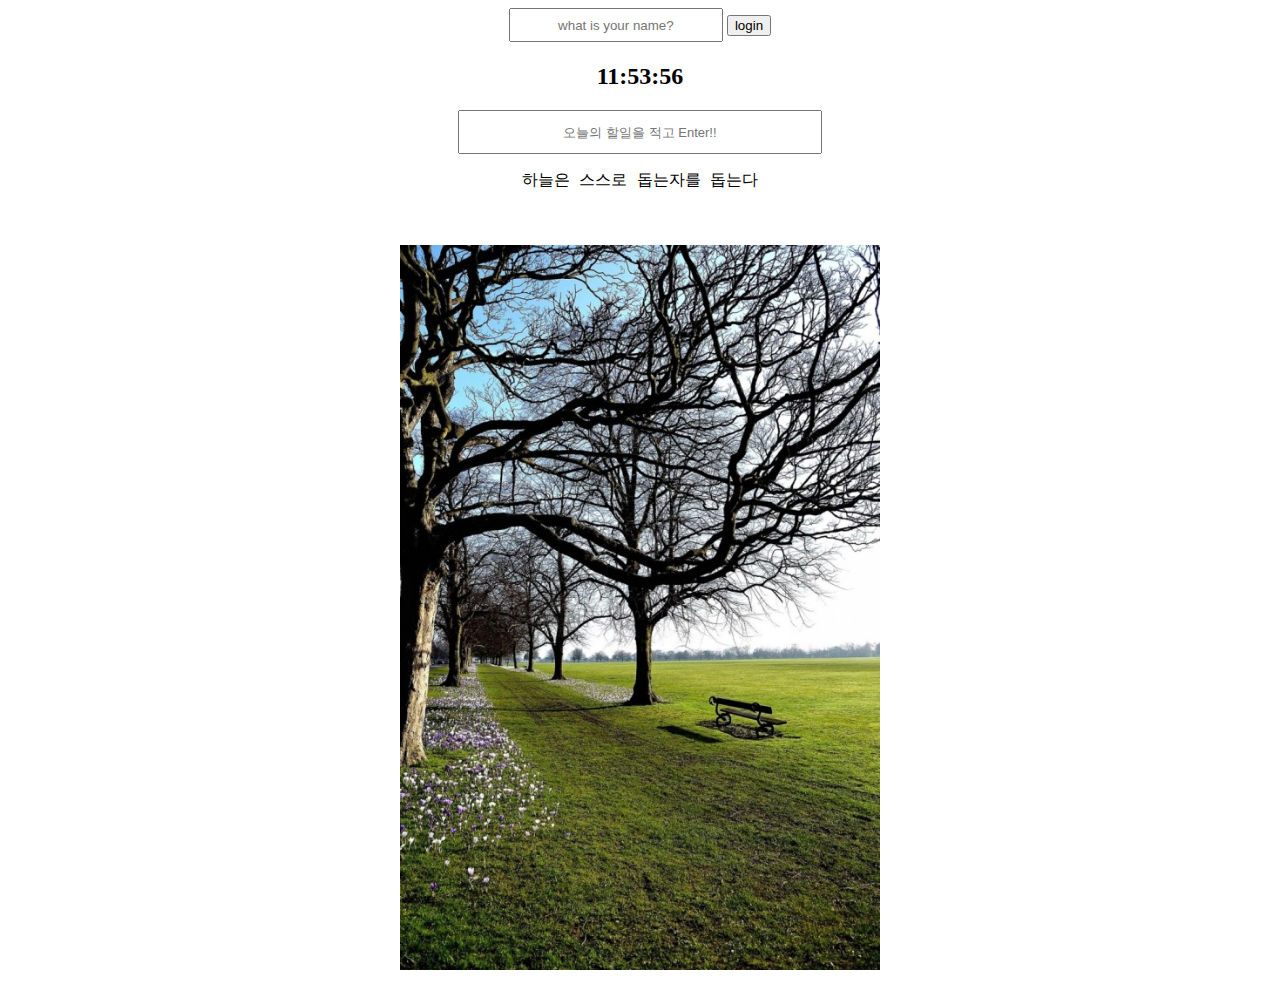
<file: index.html>
<!DOCTYPE html>
<html lang="en">
<head>
    <meta charset="UTF-8">
    <meta http-equiv="X-UA-Compatible" content="IE=edge">
    <meta name="viewport" content="width=device-width, initial-scale=1.0">
    <link rel="stylesheet" href="style.css">
    <title>Monentum App</title>
</head>
<body>
  <form id="login-form">    
  <input type="text" placeholder="what is your name?" required maxlength="10" class="login-input"/>
      <button>login</button>
      <form id="login-form">
        </form>
      <h1 id="greeting"></h1>
   <h2 id="clock"></h2>
   <form id="todo-form">
   <input type="text" placeholder="오늘의 할일을 적고 Enter!!" required maxlength="20" class="todo-input"/>
   </form>
   <ul id="todo-list"></ul>
    <div id="quote">
    <span></span>
    <span></span>
    <br/><br/>
  </div>
  <div id="weather">
  <span></span>
  <span></span>
  </div>
  <br/><br/>
  <script src="js/greetings.js"></script>
  <script src="js/clock.js"></script>
  <script src="js/quotes.js"></script>
  <script src="js/background.js"></script>
  <script src="js/todo.js"></script>
  <script src="js/weather.js"></script>
</body>
</html>
</file>
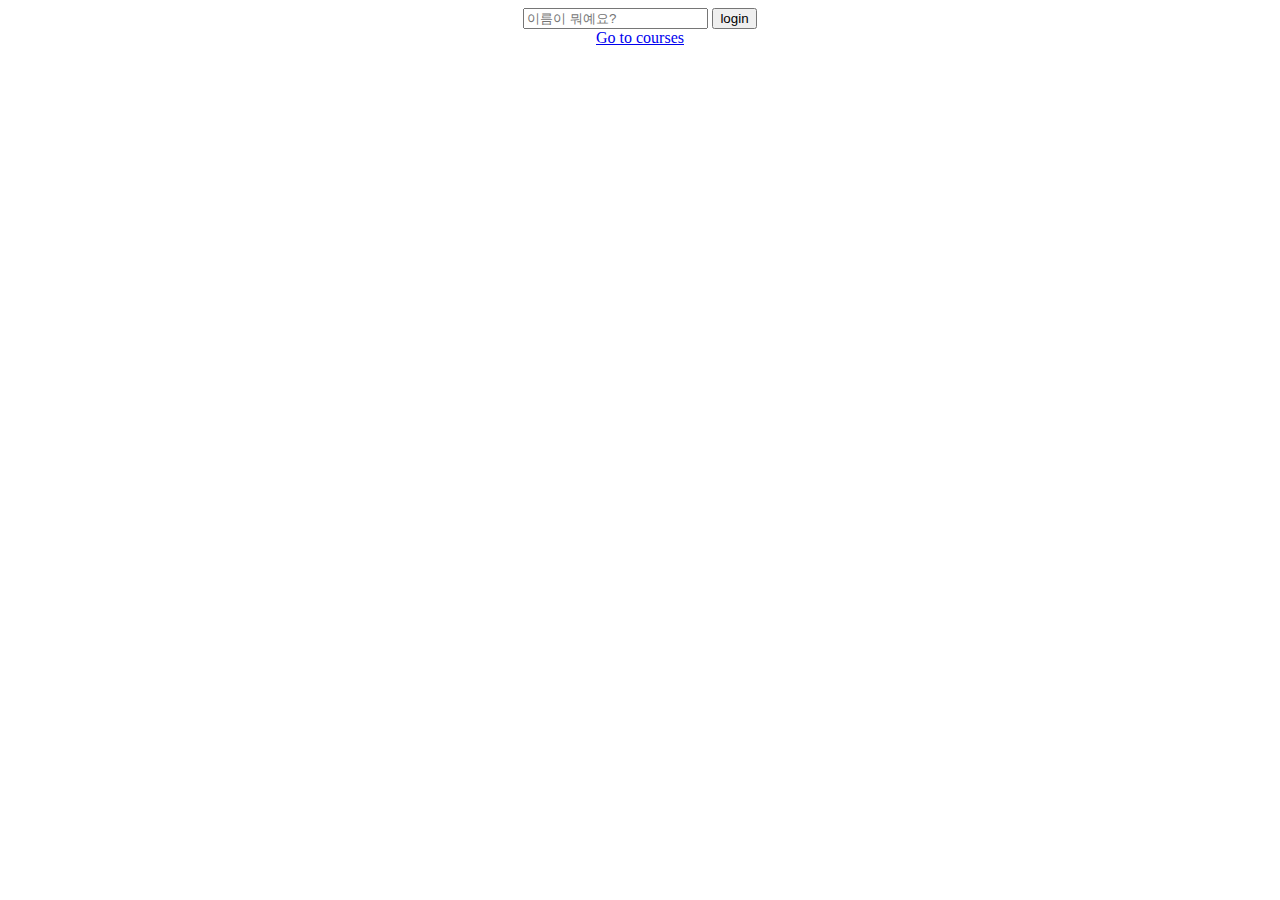
<file: nomad.html>
<!DOCTYPE html>
<html lang="en">
<head>
    <meta charset="UTF-8">
    <meta http-equiv="X-UA-Compatible" content="IE=edge">
    <meta name="viewport" content="width=device-width, initial-scale=1.0">
    <link rel="stylesheet" href="style.css">
    <title>Nomadcode</title>
</head>
<body>
    <form id="login-form">
        <input 
        required maxlength="16"  type="text" placeholder="이름이 뭐예요?"/>
        <button>login</button><br/>    
<a href="https://nomadcoders.co">Go to courses</a>
</form>
<script src="app.js"></script>    
</body>
</html>
</file>
<file: style.css>
.hidden {
    display: none;
}
.rate {
    color: rebeccapurple;
}
.clicked {
    color: blue;
    font-size: 35px;
    transition: color 10ms ease-in-out;
}
body {
    text-align: center;
    width: auto;
    height: auto;
    widows: 100;
}
#span {
 font-size: medium;
 font-family: 'Courier New', Courier, monospace;
 font-weight: 600;
}
#li {
    font-size: small;
    font-family: 'Lucida Sans', 'Lucida Sans Regular', 'Lucida Grande', 'Lucida Sans Unicode', Geneva, Verdana, sans-serif;
    font-weight: 500;
}
.login-input {
    text-align: center;
    align-items: center;
    height: 20px;
    width: 200px;
    padding: 5px;   
}
.todo-input {
    text-align: center;
    align-items: center;
    height: 30px;
    width: 350px;
    padding: 5px;
    font-size: small;
}
#quote {
    font-size: medium;
    font-family: 'Courier New', Courier, monospace;
    font-weight: 500;
   }
img {
    height: auto;
    width: 480px;
}
</file>
